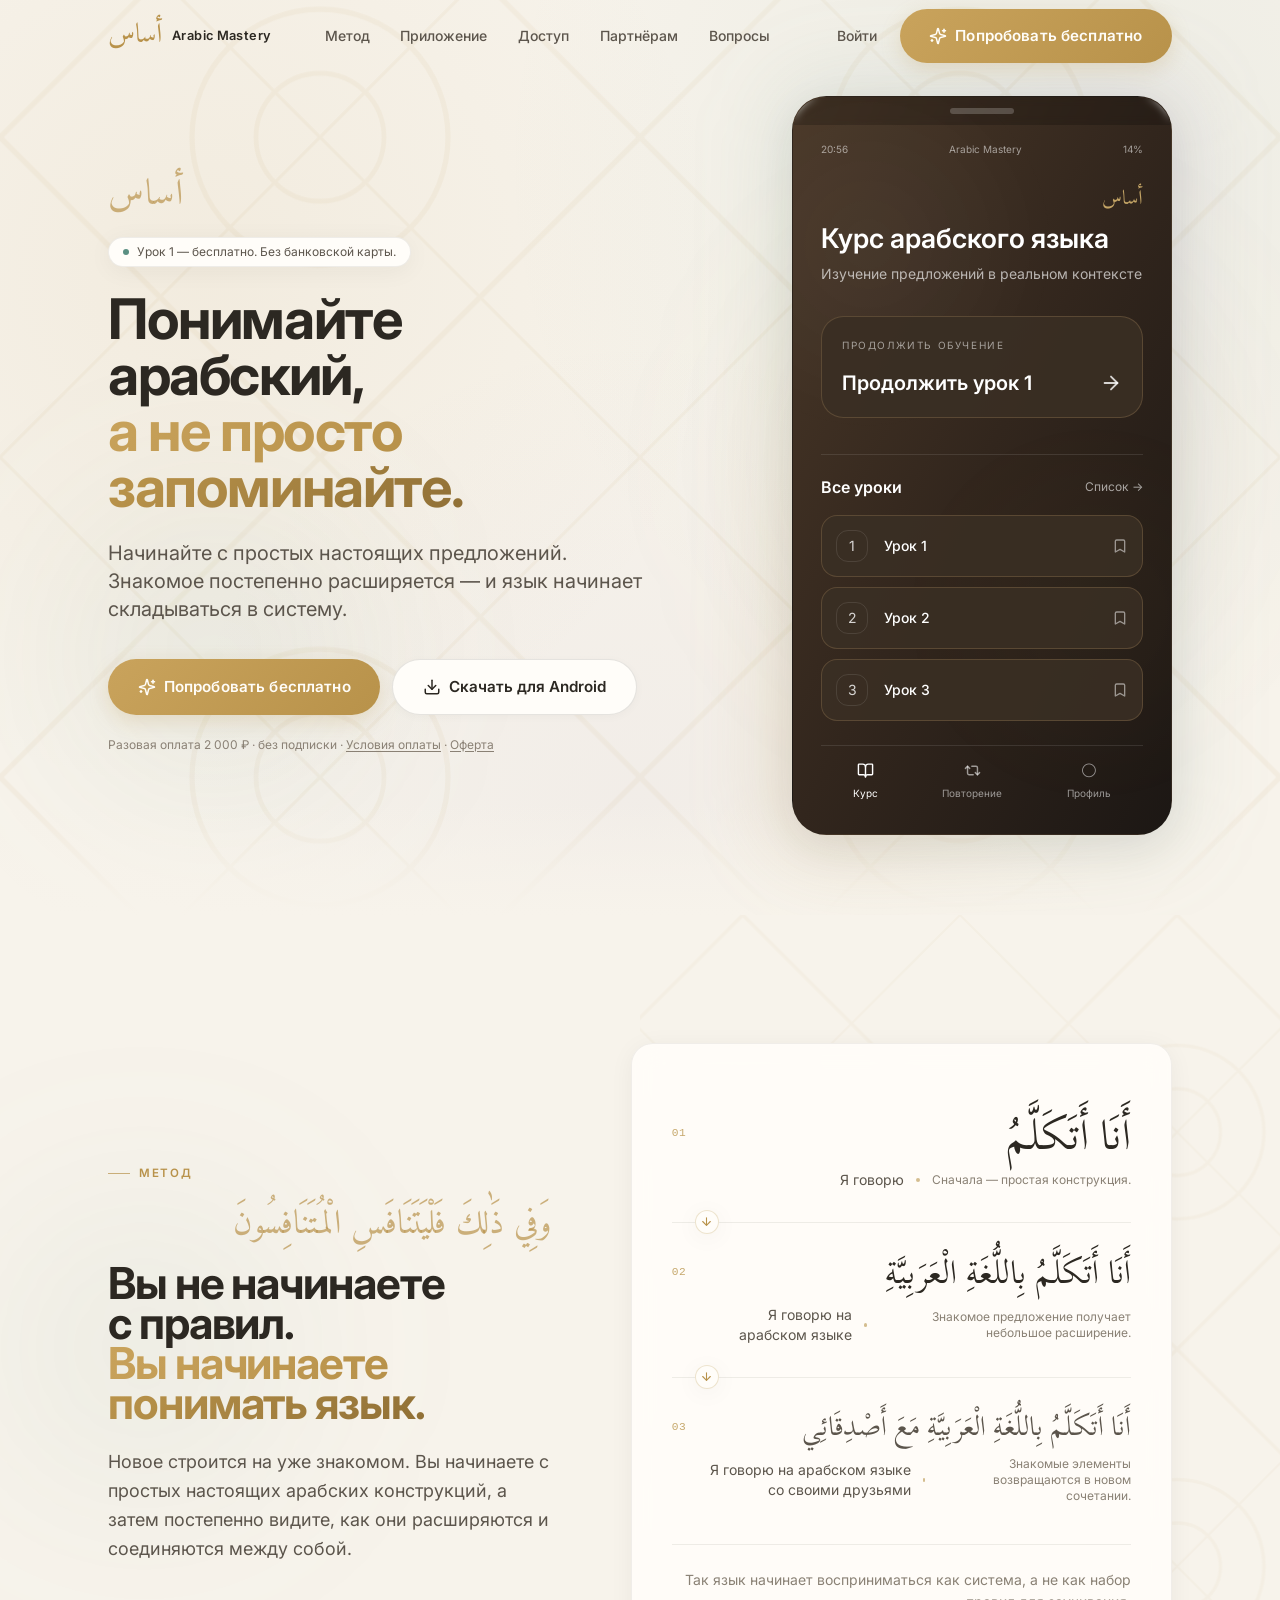
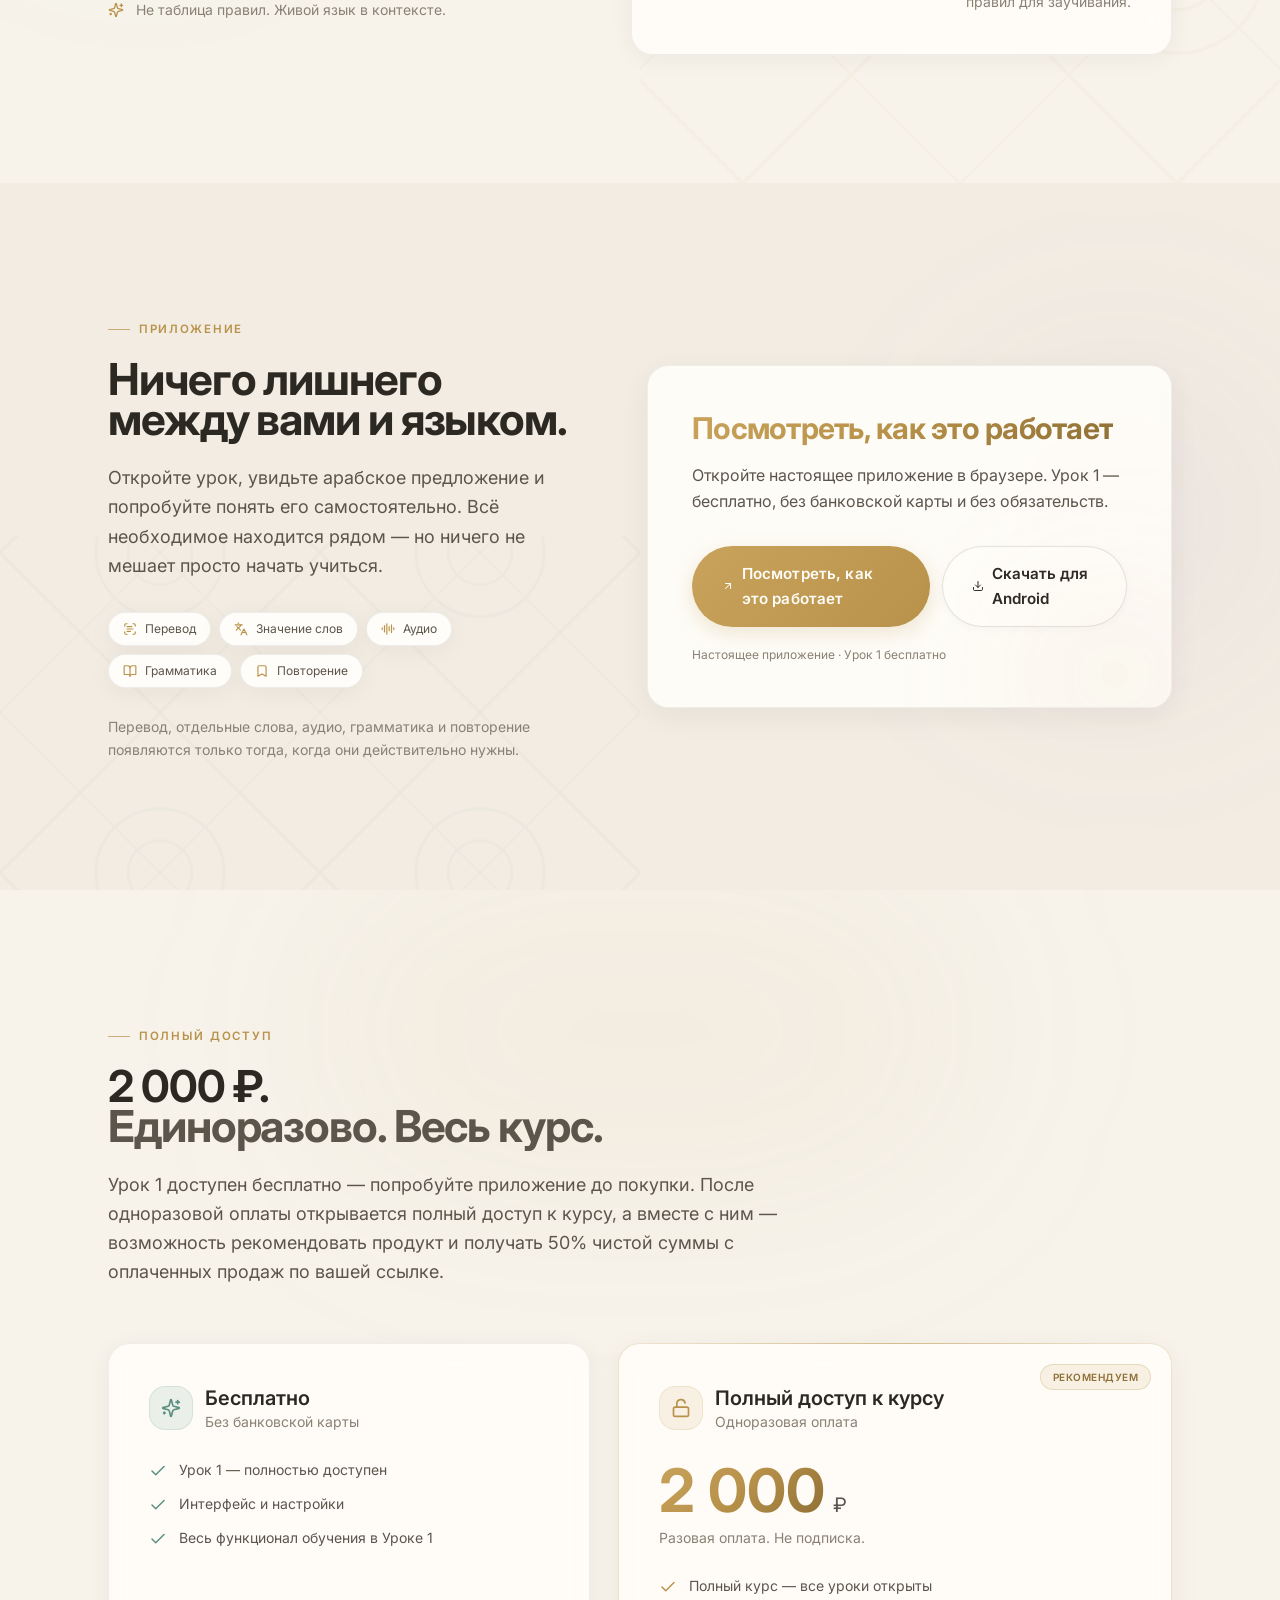
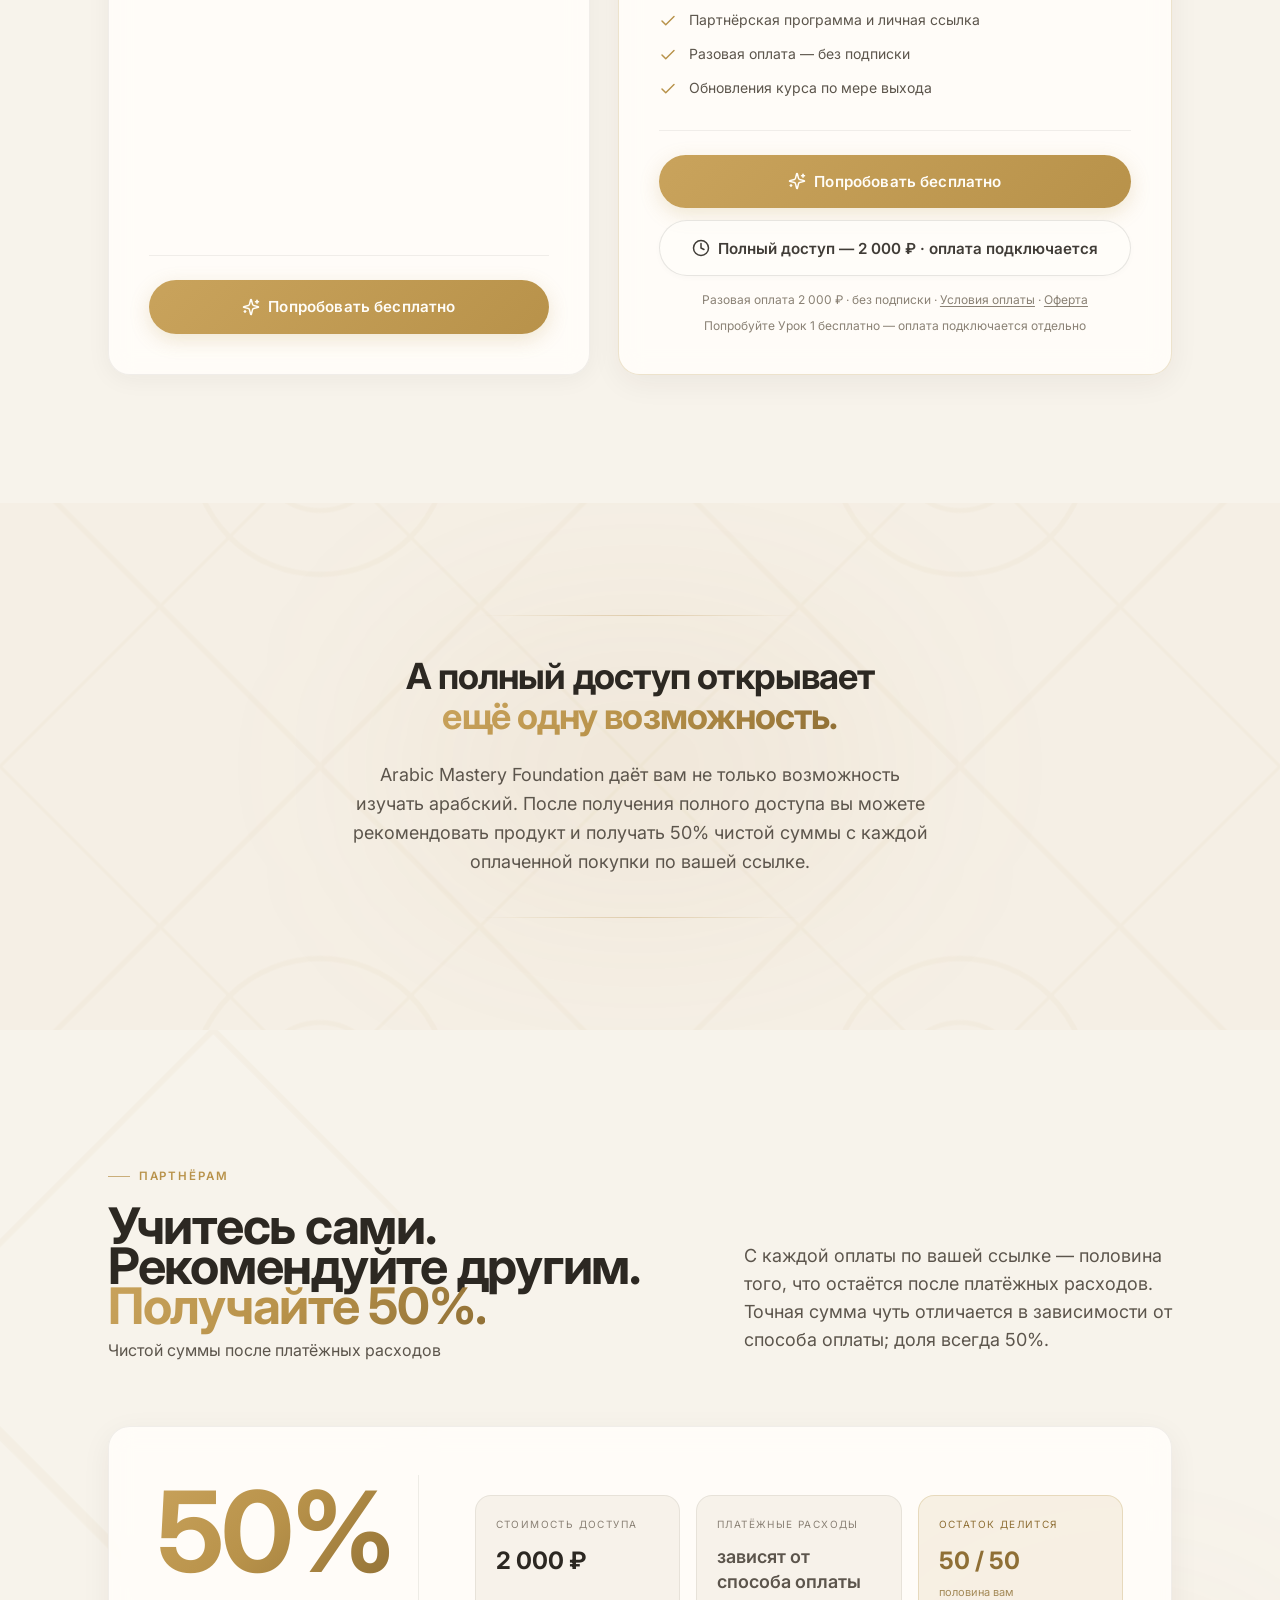
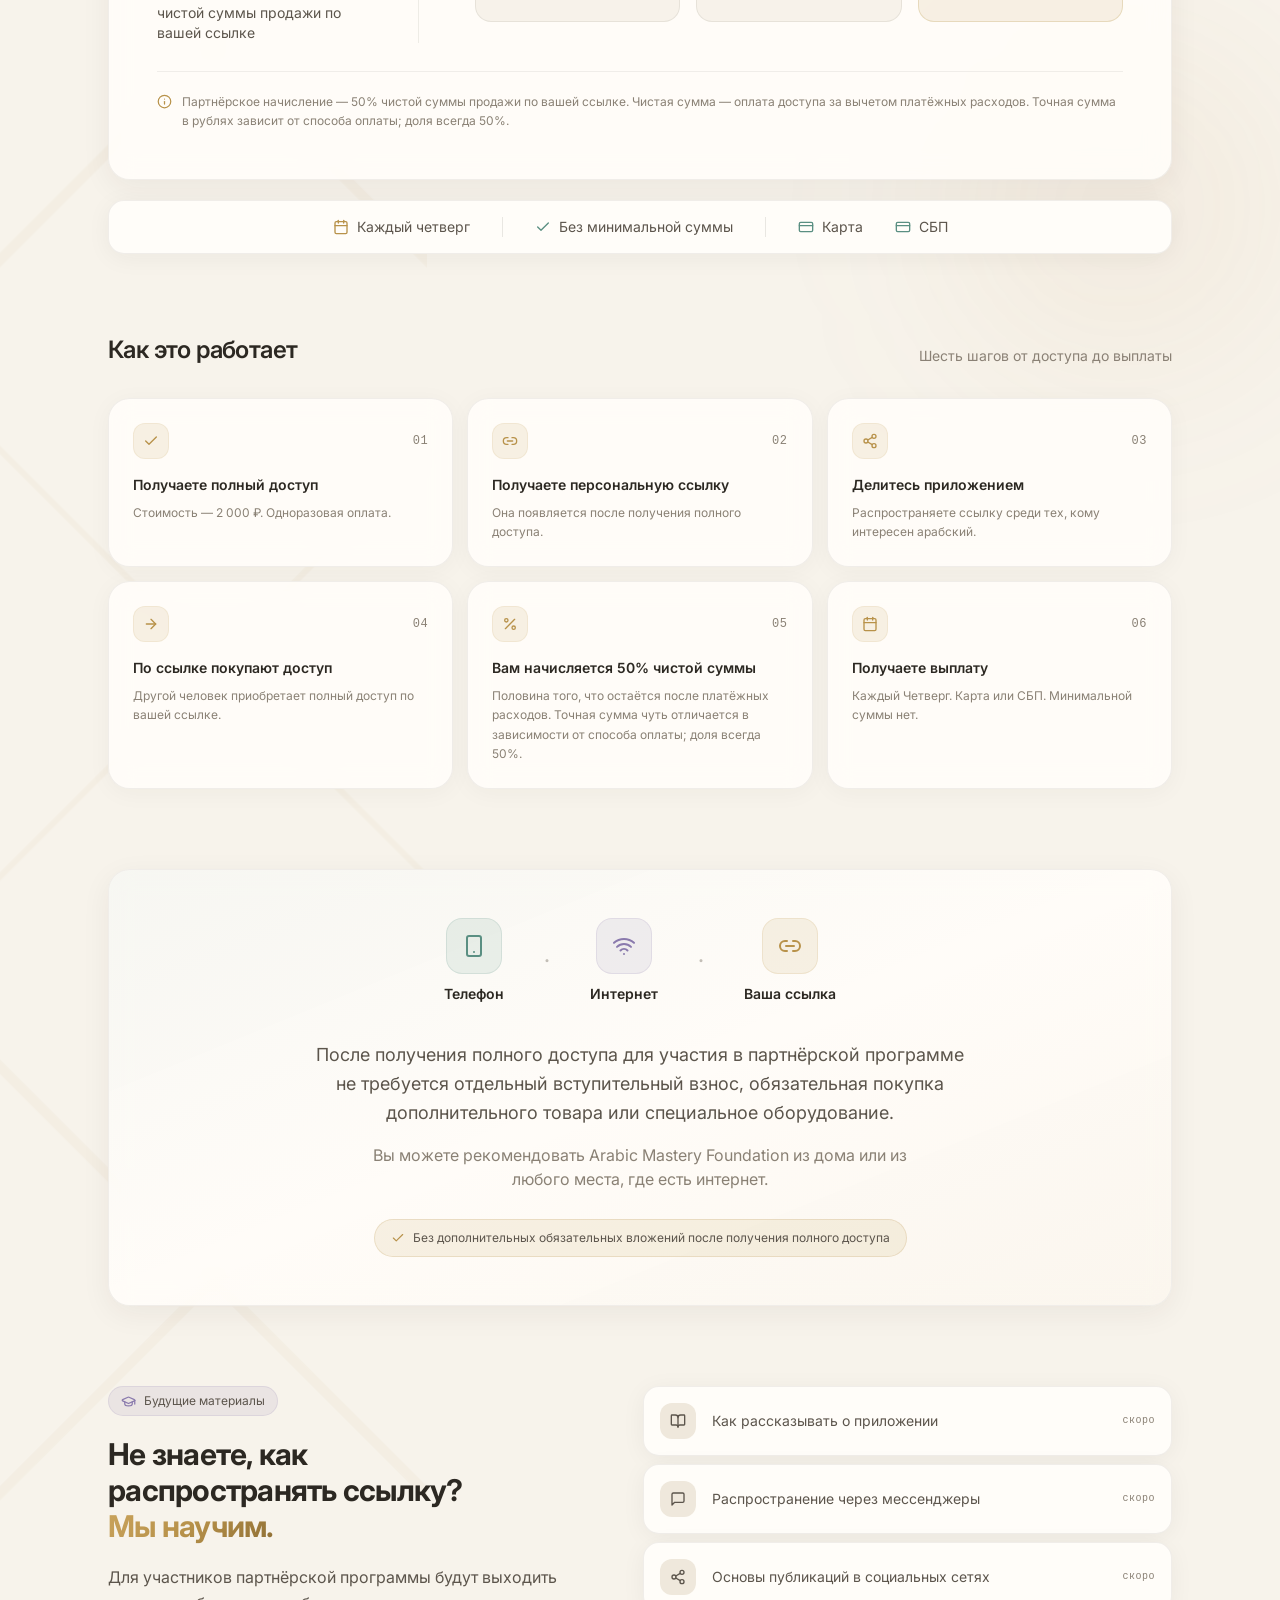
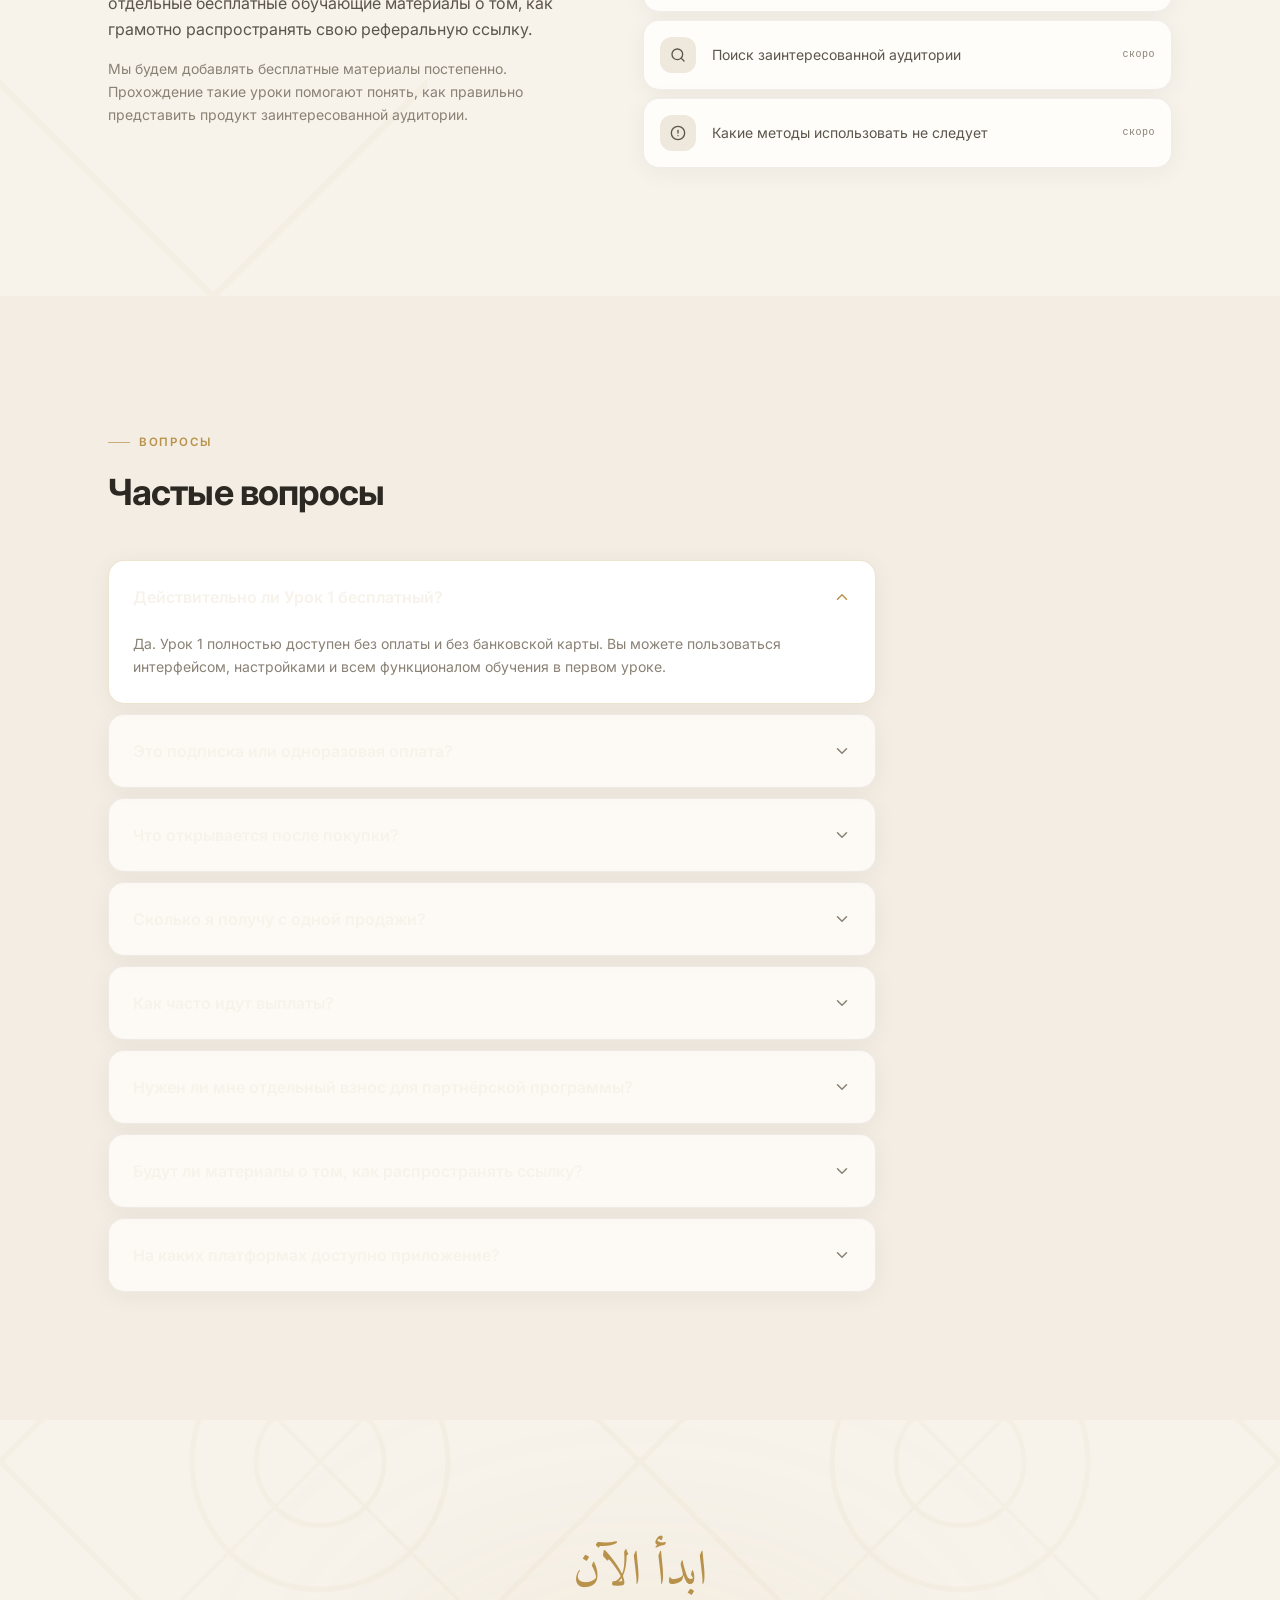
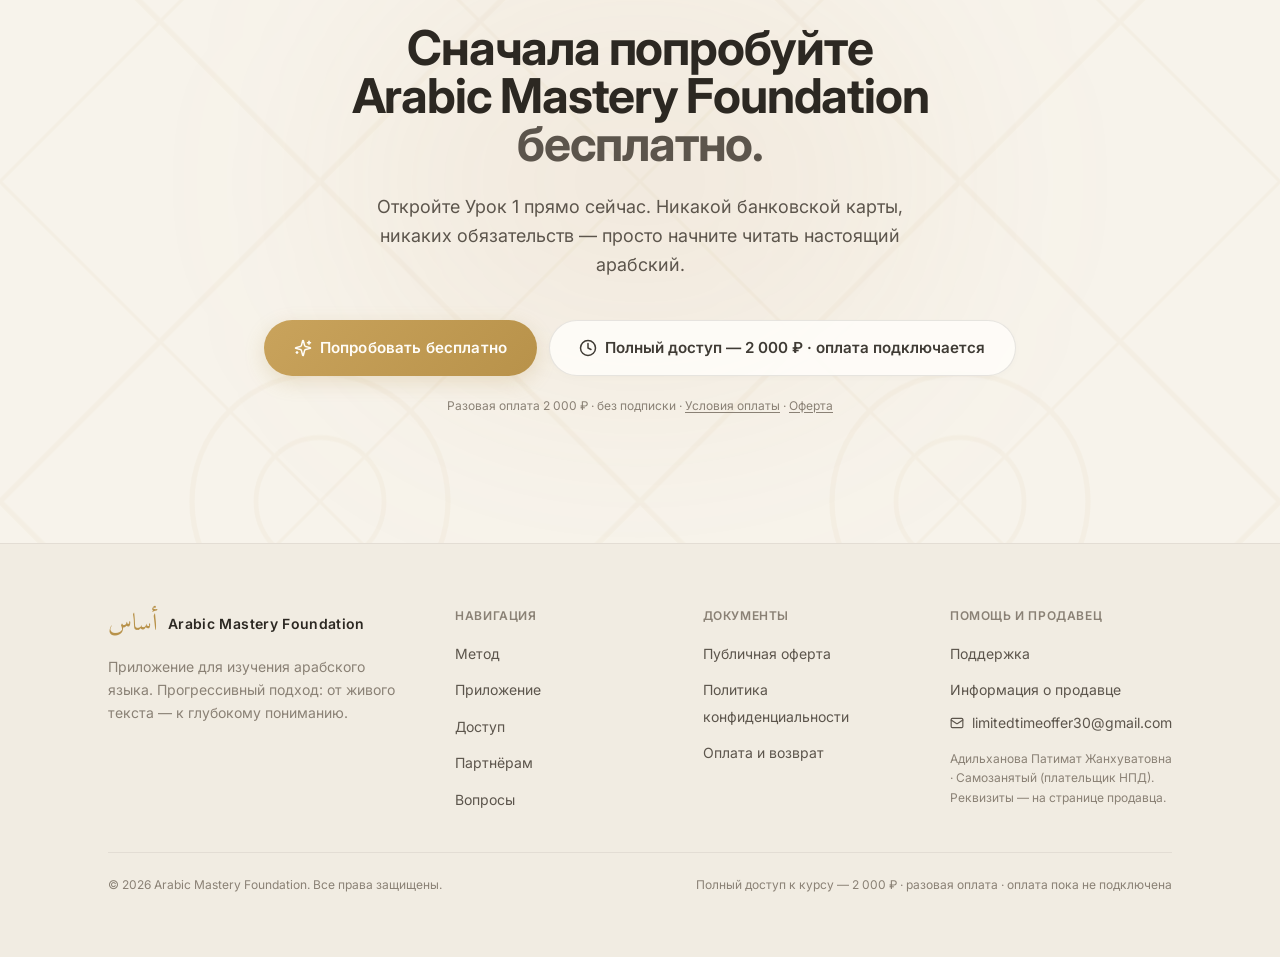
<file: index.html>
<!doctype html>
<html lang="ru">
  <head>
    <meta charset="UTF-8" />
    <link rel="icon" type="image/svg+xml" href="/favicon.svg" />
    <meta name="viewport" content="width=device-width, initial-scale=1.0" />
    <meta
      name="description"
      content="Arabic Mastery Foundation — изучайте арабский через настоящие предложения. Урок 1 бесплатно без карты. Полный доступ — 2000 ₽, разовая оплата."
    />
    <meta name="theme-color" content="#f7f3eb" />
    <title>Arabic Mastery Foundation — Изучайте арабский язык</title>
    <link rel="canonical" href="https://arabicmasteryapp.com/" />
    <meta property="og:site_name" content="Arabic Mastery Foundation" />
    <meta property="og:title" content="Arabic Mastery Foundation — понимайте арабский" />
    <meta property="og:description" content="Урок 1 — бесплатно. Полный доступ — 2000 ₽, разовая оплата. Партнёрская программа 50%." />
    <meta property="og:type" content="website" />
    <meta property="og:locale" content="ru_RU" />
    <meta property="og:url" content="https://arabicmasteryapp.com/" />
    <meta property="og:image" content="https://arabicmasteryapp.com/og-image.png" />
    <meta property="og:image:alt" content="Arabic Mastery Foundation — أساس" />
    <meta property="og:image:width" content="1200" />
    <meta property="og:image:height" content="630" />
    <meta property="og:image:type" content="image/png" />
    <meta name="twitter:card" content="summary_large_image" />
    <meta name="twitter:title" content="Arabic Mastery Foundation — понимайте арабский" />
    <meta name="twitter:description" content="Урок 1 — бесплатно. Полный доступ — 2000 ₽, разовая оплата. Партнёрская программа 50%." />
    <meta name="twitter:image" content="https://arabicmasteryapp.com/og-image.png" />
    <link rel="preconnect" href="https://fonts.googleapis.com" />
    <link rel="preconnect" href="https://fonts.gstatic.com" crossorigin />
    <link href="https://fonts.googleapis.com/css2?family=Inter:wght@300;400;500;600;700&family=Amiri:wght@400;700&family=Scheherazade+New:wght@400;500;700&display=swap" rel="stylesheet" />
    <script type="module" crossorigin src="/assets/index-EPcSfRAW.js"></script>
    <link rel="stylesheet" crossorigin href="/assets/index-3c7gn5OR.css">
  </head>
  <body>
    <div id="root"></div>
  </body>
</html>
</file>
<file: assets/index-3c7gn5OR.css>
*,:before,:after{--tw-border-spacing-x: 0;--tw-border-spacing-y: 0;--tw-translate-x: 0;--tw-translate-y: 0;--tw-rotate: 0;--tw-skew-x: 0;--tw-skew-y: 0;--tw-scale-x: 1;--tw-scale-y: 1;--tw-pan-x: ;--tw-pan-y: ;--tw-pinch-zoom: ;--tw-scroll-snap-strictness: proximity;--tw-gradient-from-position: ;--tw-gradient-via-position: ;--tw-gradient-to-position: ;--tw-ordinal: ;--tw-slashed-zero: ;--tw-numeric-figure: ;--tw-numeric-spacing: ;--tw-numeric-fraction: ;--tw-ring-inset: ;--tw-ring-offset-width: 0px;--tw-ring-offset-color: #fff;--tw-ring-color: rgb(59 130 246 / .5);--tw-ring-offset-shadow: 0 0 #0000;--tw-ring-shadow: 0 0 #0000;--tw-shadow: 0 0 #0000;--tw-shadow-colored: 0 0 #0000;--tw-blur: ;--tw-brightness: ;--tw-contrast: ;--tw-grayscale: ;--tw-hue-rotate: ;--tw-invert: ;--tw-saturate: ;--tw-sepia: ;--tw-drop-shadow: ;--tw-backdrop-blur: ;--tw-backdrop-brightness: ;--tw-backdrop-contrast: ;--tw-backdrop-grayscale: ;--tw-backdrop-hue-rotate: ;--tw-backdrop-invert: ;--tw-backdrop-opacity: ;--tw-backdrop-saturate: ;--tw-backdrop-sepia: ;--tw-contain-size: ;--tw-contain-layout: ;--tw-contain-paint: ;--tw-contain-style: }::backdrop{--tw-border-spacing-x: 0;--tw-border-spacing-y: 0;--tw-translate-x: 0;--tw-translate-y: 0;--tw-rotate: 0;--tw-skew-x: 0;--tw-skew-y: 0;--tw-scale-x: 1;--tw-scale-y: 1;--tw-pan-x: ;--tw-pan-y: ;--tw-pinch-zoom: ;--tw-scroll-snap-strictness: proximity;--tw-gradient-from-position: ;--tw-gradient-via-position: ;--tw-gradient-to-position: ;--tw-ordinal: ;--tw-slashed-zero: ;--tw-numeric-figure: ;--tw-numeric-spacing: ;--tw-numeric-fraction: ;--tw-ring-inset: ;--tw-ring-offset-width: 0px;--tw-ring-offset-color: #fff;--tw-ring-color: rgb(59 130 246 / .5);--tw-ring-offset-shadow: 0 0 #0000;--tw-ring-shadow: 0 0 #0000;--tw-shadow: 0 0 #0000;--tw-shadow-colored: 0 0 #0000;--tw-blur: ;--tw-brightness: ;--tw-contrast: ;--tw-grayscale: ;--tw-hue-rotate: ;--tw-invert: ;--tw-saturate: ;--tw-sepia: ;--tw-drop-shadow: ;--tw-backdrop-blur: ;--tw-backdrop-brightness: ;--tw-backdrop-contrast: ;--tw-backdrop-grayscale: ;--tw-backdrop-hue-rotate: ;--tw-backdrop-invert: ;--tw-backdrop-opacity: ;--tw-backdrop-saturate: ;--tw-backdrop-sepia: ;--tw-contain-size: ;--tw-contain-layout: ;--tw-contain-paint: ;--tw-contain-style: }*,:before,:after{box-sizing:border-box;border-width:0;border-style:solid;border-color:#e5e7eb}:before,:after{--tw-content: ""}html,:host{line-height:1.5;-webkit-text-size-adjust:100%;-moz-tab-size:4;-o-tab-size:4;tab-size:4;font-family:Inter,system-ui,sans-serif;font-feature-settings:normal;font-variation-settings:normal;-webkit-tap-highlight-color:transparent}body{margin:0;line-height:inherit}hr{height:0;color:inherit;border-top-width:1px}abbr:where([title]){-webkit-text-decoration:underline dotted;text-decoration:underline dotted}h1,h2,h3,h4,h5,h6{font-size:inherit;font-weight:inherit}a{color:inherit;text-decoration:inherit}b,strong{font-weight:bolder}code,kbd,samp,pre{font-family:ui-monospace,SFMono-Regular,Menlo,Monaco,Consolas,Liberation Mono,Courier New,monospace;font-feature-settings:normal;font-variation-settings:normal;font-size:1em}small{font-size:80%}sub,sup{font-size:75%;line-height:0;position:relative;vertical-align:baseline}sub{bottom:-.25em}sup{top:-.5em}table{text-indent:0;border-color:inherit;border-collapse:collapse}button,input,optgroup,select,textarea{font-family:inherit;font-feature-settings:inherit;font-variation-settings:inherit;font-size:100%;font-weight:inherit;line-height:inherit;letter-spacing:inherit;color:inherit;margin:0;padding:0}button,select{text-transform:none}button,input:where([type=button]),input:where([type=reset]),input:where([type=submit]){-webkit-appearance:button;background-color:transparent;background-image:none}:-moz-focusring{outline:auto}:-moz-ui-invalid{box-shadow:none}progress{vertical-align:baseline}::-webkit-inner-spin-button,::-webkit-outer-spin-button{height:auto}[type=search]{-webkit-appearance:textfield;outline-offset:-2px}::-webkit-search-decoration{-webkit-appearance:none}::-webkit-file-upload-button{-webkit-appearance:button;font:inherit}summary{display:list-item}blockquote,dl,dd,h1,h2,h3,h4,h5,h6,hr,figure,p,pre{margin:0}fieldset{margin:0;padding:0}legend{padding:0}ol,ul,menu{list-style:none;margin:0;padding:0}dialog{padding:0}textarea{resize:vertical}input::-moz-placeholder,textarea::-moz-placeholder{opacity:1;color:#9ca3af}input::placeholder,textarea::placeholder{opacity:1;color:#9ca3af}button,[role=button]{cursor:pointer}:disabled{cursor:default}img,svg,video,canvas,audio,iframe,embed,object{display:block;vertical-align:middle}img,video{max-width:100%;height:auto}[hidden]:where(:not([hidden=until-found])){display:none}:root{--bg-base: #f7f3eb;--bg-elevated: #fffdf9;--bg-card: #ffffff;--bg-muted: #efe8dc;--border-subtle: rgba(44, 40, 34, .07);--border-default: rgba(44, 40, 34, .12);--text-primary: #2c2822;--text-secondary: #5c554c;--text-tertiary: #8a8175;--accent-gold: #b8924a;--accent-gold-soft: rgba(184, 146, 74, .12);--accent-teal: #5a8f82;--accent-teal-soft: rgba(90, 143, 130, .12);--accent-violet: #8a7aad;--accent-violet-soft: rgba(138, 122, 173, .12)}*{margin:0;padding:0;box-sizing:border-box}html{scroll-behavior:smooth;scroll-padding-top:5.5rem;-webkit-font-smoothing:antialiased;-moz-osx-font-smoothing:grayscale}body{background-color:var(--bg-base);color:var(--text-primary);font-family:Inter,system-ui,-apple-system,sans-serif;font-weight:400;line-height:1.65;overflow-x:hidden}.font-arabic{font-family:Scheherazade New,Amiri,serif;direction:rtl;unicode-bidi:embed}.font-arabic-display{font-family:Amiri,serif;direction:rtl;unicode-bidi:embed}::-moz-selection{background:#b8924a38;color:#2c2822}::selection{background:#b8924a38;color:#2c2822}::-webkit-scrollbar{width:8px}::-webkit-scrollbar-track{background:var(--bg-base)}::-webkit-scrollbar-thumb{background:#2c28221f;border-radius:4px}::-webkit-scrollbar-thumb:hover{background:#2c282233}.container-wide{width:100%;max-width:1120px;margin:0 auto;padding-left:1.25rem;padding-right:1.25rem}@media (min-width: 640px){.container-wide{padding-left:1.75rem;padding-right:1.75rem}}.text-gradient-gold{background:linear-gradient(135deg,#c9a35c,#b8924a 48%,#8f6f35);-webkit-background-clip:text;background-clip:text;-webkit-text-fill-color:transparent;color:transparent}.glass-card{background:#fffdf9eb;backdrop-filter:blur(12px);-webkit-backdrop-filter:blur(12px);border:1px solid var(--border-subtle);border-radius:1.35rem;box-shadow:0 4px 24px #2c28220a}.glass-card-hover{transition:border-color .35s ease,transform .35s ease,box-shadow .35s ease}.glass-card-hover:hover{border-color:#b8924a47;transform:translateY(-2px);box-shadow:0 14px 40px #2c282212}.btn-primary{display:inline-flex;align-items:center;justify-content:center;gap:.5rem;padding:.9rem 1.85rem;border-radius:999px;font-weight:600;font-size:.95rem;letter-spacing:.01em;background:linear-gradient(135deg,#c9a35c,#b8924a);color:#fffdf8;transition:all .3s ease;cursor:pointer;border:none;text-decoration:none;box-shadow:0 6px 20px #b8924a38}.btn-primary:hover{background:linear-gradient(135deg,#d4b06a,#c9a35c);transform:translateY(-1px);box-shadow:0 10px 28px #b8924a47}.btn-secondary{display:inline-flex;align-items:center;justify-content:center;gap:.5rem;padding:.9rem 1.85rem;border-radius:999px;font-weight:600;font-size:.95rem;background:#fffdf9;color:var(--text-primary);border:1px solid var(--border-default);transition:all .3s ease;cursor:pointer;text-decoration:none;box-shadow:0 2px 10px #2c282208}.btn-secondary:hover{background:#fff;border-color:#b8924a59}.btn-ghost{display:inline-flex;align-items:center;justify-content:center;gap:.375rem;padding:.5rem .9rem;border-radius:.65rem;font-weight:500;font-size:.875rem;color:var(--text-secondary);background:transparent;border:none;transition:color .25s ease,background .25s ease;cursor:pointer;text-decoration:none}.btn-ghost:hover{color:var(--text-primary);background:#2c28220a}.section-label{display:inline-flex;align-items:center;gap:.55rem;font-size:.72rem;font-weight:600;text-transform:uppercase;letter-spacing:.16em;color:var(--accent-gold)}.section-label:before{content:"";width:22px;height:1px;background:var(--accent-gold);opacity:.7}.editorial-rule{height:1px;background:linear-gradient(90deg,transparent,rgba(184,146,74,.35),transparent)}.pointer-events-none{pointer-events:none}.fixed{position:fixed}.absolute{position:absolute}.relative{position:relative}.sticky{position:sticky}.-inset-5{top:-1.25rem;right:-1.25rem;bottom:-1.25rem;left:-1.25rem}.inset-0{top:0;right:0;bottom:0;left:0}.inset-x-0{left:0;right:0}.-bottom-16{bottom:-4rem}.-bottom-3{bottom:-.75rem}.-right-10{right:-2.5rem}.-top-px{top:-1px}.bottom-0{bottom:0}.bottom-\[12\%\]{bottom:12%}.left-0{left:0}.left-1\/2{left:50%}.left-10{left:2.5rem}.left-8{left:2rem}.left-\[1\.45rem\]{left:1.45rem}.left-\[5\%\]{left:5%}.right-0{right:0}.right-10{right:2.5rem}.right-5{right:1.25rem}.right-8{right:2rem}.right-\[8\%\]{right:8%}.top-0{top:0}.top-1\/2{top:50%}.top-1\/3{top:33.333333%}.top-1\/4{top:25%}.top-5{top:1.25rem}.top-\[30\%\]{top:30%}.-z-10{z-index:-10}.z-10{z-index:10}.z-40{z-index:40}.z-50{z-index:50}.mx-auto{margin-left:auto;margin-right:auto}.mb-1{margin-bottom:.25rem}.mb-10{margin-bottom:2.5rem}.mb-2{margin-bottom:.5rem}.mb-3{margin-bottom:.75rem}.mb-4{margin-bottom:1rem}.mb-5{margin-bottom:1.25rem}.mb-6{margin-bottom:1.5rem}.mb-7{margin-bottom:1.75rem}.mb-8{margin-bottom:2rem}.mb-9{margin-bottom:2.25rem}.ml-auto{margin-left:auto}.mt-0\.5{margin-top:.125rem}.mt-1\.5{margin-top:.375rem}.mt-10{margin-top:2.5rem}.mt-12{margin-top:3rem}.mt-14{margin-top:3.5rem}.mt-16{margin-top:4rem}.mt-2{margin-top:.5rem}.mt-3{margin-top:.75rem}.mt-3\.5{margin-top:.875rem}.mt-4{margin-top:1rem}.mt-5{margin-top:1.25rem}.mt-6{margin-top:1.5rem}.mt-7{margin-top:1.75rem}.mt-8{margin-top:2rem}.mt-9{margin-top:2.25rem}.flex{display:flex}.inline-flex{display:inline-flex}.grid{display:grid}.hidden{display:none}.h-1{height:.25rem}.h-1\.5{height:.375rem}.h-1\/2{height:50%}.h-11{height:2.75rem}.h-14{height:3.5rem}.h-16{height:4rem}.h-28{height:7rem}.h-48{height:12rem}.h-5{height:1.25rem}.h-6{height:1.5rem}.h-7{height:1.75rem}.h-72{height:18rem}.h-8{height:2rem}.h-80{height:20rem}.h-9{height:2.25rem}.h-\[280px\]{height:280px}.h-\[300px\]{height:300px}.h-\[380px\]{height:380px}.h-\[420px\]{height:420px}.h-full{height:100%}.h-px{height:1px}.min-h-\[100svh\]{min-height:100svh}.min-h-screen{min-height:100vh}.w-1{width:.25rem}.w-1\.5{width:.375rem}.w-1\/2{width:50%}.w-1\/3{width:33.333333%}.w-11{width:2.75rem}.w-14{width:3.5rem}.w-16{width:4rem}.w-48{width:12rem}.w-6{width:1.5rem}.w-72{width:18rem}.w-8{width:2rem}.w-80{width:20rem}.w-9{width:2.25rem}.w-\[300px\]{width:300px}.w-\[380px\]{width:380px}.w-\[480px\]{width:480px}.w-\[560px\]{width:560px}.w-\[640px\]{width:640px}.w-full{width:100%}.w-px{width:1px}.min-w-0{min-width:0px}.max-w-2xl{max-width:42rem}.max-w-3xl{max-width:48rem}.max-w-\[14rem\]{max-width:14rem}.max-w-\[380px\]{max-width:380px}.max-w-lg{max-width:32rem}.max-w-md{max-width:28rem}.max-w-xl{max-width:36rem}.max-w-xs{max-width:20rem}.flex-1{flex:1 1 0%}.shrink-0{flex-shrink:0}.-translate-x-1\/2{--tw-translate-x: -50%;transform:translate(var(--tw-translate-x),var(--tw-translate-y)) rotate(var(--tw-rotate)) skew(var(--tw-skew-x)) skewY(var(--tw-skew-y)) scaleX(var(--tw-scale-x)) scaleY(var(--tw-scale-y))}.-translate-y-1\/2{--tw-translate-y: -50%;transform:translate(var(--tw-translate-x),var(--tw-translate-y)) rotate(var(--tw-rotate)) skew(var(--tw-skew-x)) skewY(var(--tw-skew-y)) scaleX(var(--tw-scale-x)) scaleY(var(--tw-scale-y))}.rotate-180{--tw-rotate: 180deg;transform:translate(var(--tw-translate-x),var(--tw-translate-y)) rotate(var(--tw-rotate)) skew(var(--tw-skew-x)) skewY(var(--tw-skew-y)) scaleX(var(--tw-scale-x)) scaleY(var(--tw-scale-y))}@keyframes fadeIn{0%{opacity:0}to{opacity:1}}.animate-fade-in{animation:fadeIn .7s ease forwards}@keyframes shimmer{0%,to{opacity:.45}50%{opacity:.9}}.animate-shimmer{animation:shimmer 3s ease-in-out infinite}.list-disc{list-style-type:disc}.flex-col{flex-direction:column}.flex-wrap{flex-wrap:wrap}.items-start{align-items:flex-start}.items-end{align-items:flex-end}.items-center{align-items:center}.items-baseline{align-items:baseline}.items-stretch{align-items:stretch}.justify-center{justify-content:center}.justify-between{justify-content:space-between}.justify-around{justify-content:space-around}.gap-0\.5{gap:.125rem}.gap-1\.5{gap:.375rem}.gap-10{gap:2.5rem}.gap-14{gap:3.5rem}.gap-2{gap:.5rem}.gap-2\.5{gap:.625rem}.gap-3{gap:.75rem}.gap-3\.5{gap:.875rem}.gap-4{gap:1rem}.gap-5{gap:1.25rem}.gap-8{gap:2rem}.gap-9{gap:2.25rem}.gap-x-5{-moz-column-gap:1.25rem;column-gap:1.25rem}.gap-y-2{row-gap:.5rem}.gap-y-3{row-gap:.75rem}.space-y-1\.5>:not([hidden])~:not([hidden]){--tw-space-y-reverse: 0;margin-top:calc(.375rem * calc(1 - var(--tw-space-y-reverse)));margin-bottom:calc(.375rem * var(--tw-space-y-reverse))}.space-y-2>:not([hidden])~:not([hidden]){--tw-space-y-reverse: 0;margin-top:calc(.5rem * calc(1 - var(--tw-space-y-reverse)));margin-bottom:calc(.5rem * var(--tw-space-y-reverse))}.space-y-2\.5>:not([hidden])~:not([hidden]){--tw-space-y-reverse: 0;margin-top:calc(.625rem * calc(1 - var(--tw-space-y-reverse)));margin-bottom:calc(.625rem * var(--tw-space-y-reverse))}.space-y-3>:not([hidden])~:not([hidden]){--tw-space-y-reverse: 0;margin-top:calc(.75rem * calc(1 - var(--tw-space-y-reverse)));margin-bottom:calc(.75rem * var(--tw-space-y-reverse))}.space-y-3\.5>:not([hidden])~:not([hidden]){--tw-space-y-reverse: 0;margin-top:calc(.875rem * calc(1 - var(--tw-space-y-reverse)));margin-bottom:calc(.875rem * var(--tw-space-y-reverse))}.space-y-5>:not([hidden])~:not([hidden]){--tw-space-y-reverse: 0;margin-top:calc(1.25rem * calc(1 - var(--tw-space-y-reverse)));margin-bottom:calc(1.25rem * var(--tw-space-y-reverse))}.space-y-7>:not([hidden])~:not([hidden]){--tw-space-y-reverse: 0;margin-top:calc(1.75rem * calc(1 - var(--tw-space-y-reverse)));margin-bottom:calc(1.75rem * var(--tw-space-y-reverse))}.overflow-hidden{overflow:hidden}.whitespace-pre-wrap{white-space:pre-wrap}.rounded-2xl{border-radius:1rem}.rounded-\[1\.4rem\]{border-radius:1.4rem}.rounded-\[2\.15rem\]{border-radius:2.15rem}.rounded-\[3\.2rem\]{border-radius:3.2rem}.rounded-full{border-radius:9999px}.rounded-xl{border-radius:.75rem}.border{border-width:1px}.border-b{border-bottom-width:1px}.border-t{border-top-width:1px}.border-\[\#a8885c\]\/30{border-color:#a8885c4d}.border-gold\/10{border-color:#b8924a1a}.border-gold\/15{border-color:#b8924a26}.border-gold\/20{border-color:#b8924a33}.border-gold\/25{border-color:#b8924a40}.border-ink-primary\/10{border-color:#2c28221a}.border-ink-primary\/\[0\.07\]{border-color:#2c282212}.border-ink-primary\/\[0\.08\]{border-color:#2c282214}.border-teal\/15{border-color:#5a8f8226}.border-transparent{border-color:transparent}.border-violet\/15{border-color:#8a7aad26}.border-white\/10{border-color:#ffffff1a}.border-white\/15{border-color:#ffffff26}.bg-\[\#1e4248\]\/85{background-color:#1e4248d9}.bg-\[\#3a2f24\]\/90{background-color:#3a2f24e6}.bg-base{--tw-bg-opacity: 1;background-color:rgb(247 243 235 / var(--tw-bg-opacity, 1))}.bg-base-card{--tw-bg-opacity: 1;background-color:rgb(255 255 255 / var(--tw-bg-opacity, 1))}.bg-base-elevated{--tw-bg-opacity: 1;background-color:rgb(255 253 249 / var(--tw-bg-opacity, 1))}.bg-base-elevated\/80{background-color:#fffdf9cc}.bg-base-elevated\/90{background-color:#fffdf9e6}.bg-base-elevated\/95{background-color:#fffdf9f2}.bg-base-muted{--tw-bg-opacity: 1;background-color:rgb(239 232 220 / var(--tw-bg-opacity, 1))}.bg-base-muted\/40{background-color:#efe8dc66}.bg-base-muted\/50{background-color:#efe8dc80}.bg-base-muted\/55{background-color:#efe8dc8c}.bg-base-muted\/60{background-color:#efe8dc99}.bg-black\/20{background-color:#0003}.bg-gold-soft{background-color:#b8924a1f}.bg-gold-soft\/60,.bg-gold\/60{background-color:#b8924a99}.bg-gold\/\[0\.07\]{background-color:#b8924a12}.bg-gold\/\[0\.08\]{background-color:#b8924a14}.bg-ink-primary\/10{background-color:#2c28221a}.bg-teal{--tw-bg-opacity: 1;background-color:rgb(90 143 130 / var(--tw-bg-opacity, 1))}.bg-teal-soft{background-color:#5a8f821f}.bg-teal\/40{background-color:#5a8f8266}.bg-teal\/\[0\.07\]{background-color:#5a8f8212}.bg-teal\/\[0\.08\]{background-color:#5a8f8214}.bg-transparent{background-color:transparent}.bg-violet-soft{background-color:#8a7aad1f}.bg-violet\/\[0\.06\]{background-color:#8a7aad0f}.bg-white\/20{background-color:#fff3}.bg-\[radial-gradient\(circle_at_20\%_20\%\,rgba\(255\,255\,255\,\.2\)\,transparent_30\%\)\,radial-gradient\(circle_at_80\%_70\%\,rgba\(212\,168\,87\,\.18\)\,transparent_34\%\)\]{background-image:radial-gradient(circle at 20% 20%,rgba(255,255,255,.2),transparent 30%),radial-gradient(circle at 80% 70%,rgba(212,168,87,.18),transparent 34%)}.bg-gradient-to-br{background-image:linear-gradient(to bottom right,var(--tw-gradient-stops))}.bg-gradient-to-r{background-image:linear-gradient(to right,var(--tw-gradient-stops))}.bg-gradient-to-t{background-image:linear-gradient(to top,var(--tw-gradient-stops))}.bg-gradient-to-tr{background-image:linear-gradient(to top right,var(--tw-gradient-stops))}.from-\[\#1a4a4e\]{--tw-gradient-from: #1a4a4e var(--tw-gradient-from-position);--tw-gradient-to: rgb(26 74 78 / 0) var(--tw-gradient-to-position);--tw-gradient-stops: var(--tw-gradient-from), var(--tw-gradient-to)}.from-\[\#1d4a4f\]{--tw-gradient-from: #1d4a4f var(--tw-gradient-from-position);--tw-gradient-to: rgb(29 74 79 / 0) var(--tw-gradient-to-position);--tw-gradient-stops: var(--tw-gradient-from), var(--tw-gradient-to)}.from-\[\#4a3828\]{--tw-gradient-from: #4a3828 var(--tw-gradient-from-position);--tw-gradient-to: rgb(74 56 40 / 0) var(--tw-gradient-to-position);--tw-gradient-stops: var(--tw-gradient-from), var(--tw-gradient-to)}.from-base{--tw-gradient-from: #f7f3eb var(--tw-gradient-from-position);--tw-gradient-to: rgb(247 243 235 / 0) var(--tw-gradient-to-position);--tw-gradient-stops: var(--tw-gradient-from), var(--tw-gradient-to)}.from-gold\/20{--tw-gradient-from: rgb(184 146 74 / .2) var(--tw-gradient-from-position);--tw-gradient-to: rgb(184 146 74 / 0) var(--tw-gradient-to-position);--tw-gradient-stops: var(--tw-gradient-from), var(--tw-gradient-to)}.from-teal\/\[0\.05\]{--tw-gradient-from: rgb(90 143 130 / .05) var(--tw-gradient-from-position);--tw-gradient-to: rgb(90 143 130 / 0) var(--tw-gradient-to-position);--tw-gradient-stops: var(--tw-gradient-from), var(--tw-gradient-to)}.from-transparent{--tw-gradient-from: transparent var(--tw-gradient-from-position);--tw-gradient-to: rgb(0 0 0 / 0) var(--tw-gradient-to-position);--tw-gradient-stops: var(--tw-gradient-from), var(--tw-gradient-to)}.via-\[\#1d3840\]{--tw-gradient-to: rgb(29 56 64 / 0) var(--tw-gradient-to-position);--tw-gradient-stops: var(--tw-gradient-from), #1d3840 var(--tw-gradient-via-position), var(--tw-gradient-to)}.via-\[\#2a3548\]{--tw-gradient-to: rgb(42 53 72 / 0) var(--tw-gradient-to-position);--tw-gradient-stops: var(--tw-gradient-from), #2a3548 var(--tw-gradient-via-position), var(--tw-gradient-to)}.via-\[\#32261d\]{--tw-gradient-to: rgb(50 38 29 / 0) var(--tw-gradient-to-position);--tw-gradient-stops: var(--tw-gradient-from), #32261d var(--tw-gradient-via-position), var(--tw-gradient-to)}.via-gold\/40{--tw-gradient-to: rgb(184 146 74 / 0) var(--tw-gradient-to-position);--tw-gradient-stops: var(--tw-gradient-from), rgb(184 146 74 / .4) var(--tw-gradient-via-position), var(--tw-gradient-to)}.via-gold\/45{--tw-gradient-to: rgb(184 146 74 / 0) var(--tw-gradient-to-position);--tw-gradient-stops: var(--tw-gradient-from), rgb(184 146 74 / .45) var(--tw-gradient-via-position), var(--tw-gradient-to)}.via-gold\/50{--tw-gradient-to: rgb(184 146 74 / 0) var(--tw-gradient-to-position);--tw-gradient-stops: var(--tw-gradient-from), rgb(184 146 74 / .5) var(--tw-gradient-via-position), var(--tw-gradient-to)}.via-teal\/10{--tw-gradient-to: rgb(90 143 130 / 0) var(--tw-gradient-to-position);--tw-gradient-stops: var(--tw-gradient-from), rgb(90 143 130 / .1) var(--tw-gradient-via-position), var(--tw-gradient-to)}.via-transparent{--tw-gradient-to: rgb(0 0 0 / 0) var(--tw-gradient-to-position);--tw-gradient-stops: var(--tw-gradient-from), transparent var(--tw-gradient-via-position), var(--tw-gradient-to)}.to-\[\#142228\]{--tw-gradient-to: #142228 var(--tw-gradient-to-position)}.to-\[\#1a1f2c\]{--tw-gradient-to: #1a1f2c var(--tw-gradient-to-position)}.to-\[\#1c1714\]{--tw-gradient-to: #1c1714 var(--tw-gradient-to-position)}.to-gold\/\[0\.06\]{--tw-gradient-to: rgb(184 146 74 / .06) var(--tw-gradient-to-position)}.to-transparent{--tw-gradient-to: transparent var(--tw-gradient-to-position)}.to-violet\/15{--tw-gradient-to: rgb(138 122 173 / .15) var(--tw-gradient-to-position)}.p-2{padding:.5rem}.p-3\.5{padding:.875rem}.p-4{padding:1rem}.p-5{padding:1.25rem}.p-6{padding:1.5rem}.p-7{padding:1.75rem}.p-8{padding:2rem}.px-2{padding-left:.5rem;padding-right:.5rem}.px-3{padding-left:.75rem;padding-right:.75rem}.px-3\.5{padding-left:.875rem;padding-right:.875rem}.px-4{padding-left:1rem;padding-right:1rem}.px-5{padding-left:1.25rem;padding-right:1.25rem}.px-6{padding-left:1.5rem;padding-right:1.5rem}.py-1{padding-top:.25rem;padding-bottom:.25rem}.py-1\.5{padding-top:.375rem;padding-bottom:.375rem}.py-10{padding-top:2.5rem;padding-bottom:2.5rem}.py-12{padding-top:3rem;padding-bottom:3rem}.py-14{padding-top:3.5rem;padding-bottom:3.5rem}.py-2{padding-top:.5rem;padding-bottom:.5rem}.py-2\.5{padding-top:.625rem;padding-bottom:.625rem}.py-20{padding-top:5rem;padding-bottom:5rem}.py-24{padding-top:6rem;padding-bottom:6rem}.py-3{padding-top:.75rem;padding-bottom:.75rem}.py-4{padding-top:1rem;padding-bottom:1rem}.py-7{padding-top:1.75rem;padding-bottom:1.75rem}.pb-20{padding-bottom:5rem}.pb-5{padding-bottom:1.25rem}.pb-6{padding-bottom:1.5rem}.pl-5{padding-left:1.25rem}.pt-2{padding-top:.5rem}.pt-24{padding-top:6rem}.pt-3{padding-top:.75rem}.pt-4{padding-top:1rem}.pt-5{padding-top:1.25rem}.pt-6{padding-top:1.5rem}.pt-9{padding-top:2.25rem}.text-left{text-align:left}.text-center{text-align:center}.text-right{text-align:right}.font-arabic{font-family:Scheherazade New,Amiri,serif}.font-arabic-display{font-family:Amiri,serif}.font-mono{font-family:ui-monospace,SFMono-Regular,Menlo,Monaco,Consolas,Liberation Mono,Courier New,monospace}.text-2xl{font-size:1.5rem;line-height:2rem}.text-3xl{font-size:1.875rem;line-height:2.25rem}.text-4xl{font-size:2.25rem;line-height:2.5rem}.text-5xl{font-size:3rem;line-height:1}.text-7xl{font-size:4.5rem;line-height:1}.text-\[0\.7rem\]{font-size:.7rem}.text-\[0\.8rem\]{font-size:.8rem}.text-\[1\.7rem\]{font-size:1.7rem}.text-\[10px\]{font-size:10px}.text-\[11px\]{font-size:11px}.text-\[15px\]{font-size:15px}.text-\[2\.35rem\]{font-size:2.35rem}.text-base{font-size:1rem;line-height:1.5rem}.text-lg{font-size:1.125rem;line-height:1.75rem}.text-sm{font-size:.875rem;line-height:1.25rem}.text-xl{font-size:1.25rem;line-height:1.75rem}.text-xs{font-size:.75rem;line-height:1rem}.font-bold{font-weight:700}.font-medium{font-weight:500}.font-semibold{font-weight:600}.uppercase{text-transform:uppercase}.leading-\[1\.06\]{line-height:1.06}.leading-\[1\.08\]{line-height:1.08}.leading-\[1\.14\]{line-height:1.14}.leading-\[1\.85\]{line-height:1.85}.leading-\[1\.95\]{line-height:1.95}.leading-none{line-height:1}.leading-relaxed{line-height:1.625}.leading-snug{line-height:1.375}.leading-tight{line-height:1.25}.tracking-\[0\.03em\]{letter-spacing:.03em}.tracking-\[0\.14em\]{letter-spacing:.14em}.tracking-\[0\.16em\]{letter-spacing:.16em}.tracking-tight{letter-spacing:-.025em}.tracking-wide{letter-spacing:.025em}.tracking-wider{letter-spacing:.05em}.text-\[\#e8c478\]\/80{color:#e8c478cc}.text-\[\#eaf8f7\]{--tw-text-opacity: 1;color:rgb(234 248 247 / var(--tw-text-opacity, 1))}.text-\[\#f2f4fa\]{--tw-text-opacity: 1;color:rgb(242 244 250 / var(--tw-text-opacity, 1))}.text-\[\#f5efe4\]{--tw-text-opacity: 1;color:rgb(245 239 228 / var(--tw-text-opacity, 1))}.text-base{--tw-text-opacity: 1;color:rgb(247 243 235 / var(--tw-text-opacity, 1))}.text-gold{--tw-text-opacity: 1;color:rgb(184 146 74 / var(--tw-text-opacity, 1))}.text-gold-dark{--tw-text-opacity: 1;color:rgb(143 111 53 / var(--tw-text-opacity, 1))}.text-gold-dark\/80{color:#8f6f35cc}.text-gold\/70{color:#b8924ab3}.text-gold\/80{color:#b8924acc}.text-ink-primary{--tw-text-opacity: 1;color:rgb(44 40 34 / var(--tw-text-opacity, 1))}.text-ink-secondary{--tw-text-opacity: 1;color:rgb(92 85 76 / var(--tw-text-opacity, 1))}.text-ink-tertiary{--tw-text-opacity: 1;color:rgb(138 129 117 / var(--tw-text-opacity, 1))}.text-ink-tertiary\/50{color:#8a817580}.text-teal{--tw-text-opacity: 1;color:rgb(90 143 130 / var(--tw-text-opacity, 1))}.text-violet{--tw-text-opacity: 1;color:rgb(138 122 173 / var(--tw-text-opacity, 1))}.text-white{--tw-text-opacity: 1;color:rgb(255 255 255 / var(--tw-text-opacity, 1))}.text-white\/50{color:#ffffff80}.text-white\/55{color:#ffffff8c}.text-white\/60{color:#fff9}.text-white\/65{color:#ffffffa6}.text-white\/75{color:#ffffffbf}.text-white\/80{color:#fffc}.underline{text-decoration-line:underline}.underline-offset-2{text-underline-offset:2px}.opacity-20{opacity:.2}.opacity-90{opacity:.9}.shadow-card{--tw-shadow: 0 4px 24px rgba(44, 40, 34, .05);--tw-shadow-colored: 0 4px 24px var(--tw-shadow-color);box-shadow:var(--tw-ring-offset-shadow, 0 0 #0000),var(--tw-ring-shadow, 0 0 #0000),var(--tw-shadow)}.shadow-lift{--tw-shadow: 0 12px 40px rgba(44, 40, 34, .08);--tw-shadow-colored: 0 12px 40px var(--tw-shadow-color);box-shadow:var(--tw-ring-offset-shadow, 0 0 #0000),var(--tw-ring-shadow, 0 0 #0000),var(--tw-shadow)}.shadow-soft{--tw-shadow: 0 8px 30px rgba(44, 40, 34, .06);--tw-shadow-colored: 0 8px 30px var(--tw-shadow-color);box-shadow:var(--tw-ring-offset-shadow, 0 0 #0000),var(--tw-ring-shadow, 0 0 #0000),var(--tw-shadow)}.blur-2xl{--tw-blur: blur(40px);filter:var(--tw-blur) var(--tw-brightness) var(--tw-contrast) var(--tw-grayscale) var(--tw-hue-rotate) var(--tw-invert) var(--tw-saturate) var(--tw-sepia) var(--tw-drop-shadow)}.blur-\[100px\]{--tw-blur: blur(100px);filter:var(--tw-blur) var(--tw-brightness) var(--tw-contrast) var(--tw-grayscale) var(--tw-hue-rotate) var(--tw-invert) var(--tw-saturate) var(--tw-sepia) var(--tw-drop-shadow)}.blur-\[110px\]{--tw-blur: blur(110px);filter:var(--tw-blur) var(--tw-brightness) var(--tw-contrast) var(--tw-grayscale) var(--tw-hue-rotate) var(--tw-invert) var(--tw-saturate) var(--tw-sepia) var(--tw-drop-shadow)}.blur-\[70px\]{--tw-blur: blur(70px);filter:var(--tw-blur) var(--tw-brightness) var(--tw-contrast) var(--tw-grayscale) var(--tw-hue-rotate) var(--tw-invert) var(--tw-saturate) var(--tw-sepia) var(--tw-drop-shadow)}.blur-\[90px\]{--tw-blur: blur(90px);filter:var(--tw-blur) var(--tw-brightness) var(--tw-contrast) var(--tw-grayscale) var(--tw-hue-rotate) var(--tw-invert) var(--tw-saturate) var(--tw-sepia) var(--tw-drop-shadow)}.backdrop-blur-sm{--tw-backdrop-blur: blur(4px);-webkit-backdrop-filter:var(--tw-backdrop-blur) var(--tw-backdrop-brightness) var(--tw-backdrop-contrast) var(--tw-backdrop-grayscale) var(--tw-backdrop-hue-rotate) var(--tw-backdrop-invert) var(--tw-backdrop-opacity) var(--tw-backdrop-saturate) var(--tw-backdrop-sepia);backdrop-filter:var(--tw-backdrop-blur) var(--tw-backdrop-brightness) var(--tw-backdrop-contrast) var(--tw-backdrop-grayscale) var(--tw-backdrop-hue-rotate) var(--tw-backdrop-invert) var(--tw-backdrop-opacity) var(--tw-backdrop-saturate) var(--tw-backdrop-sepia)}.backdrop-blur-xl{--tw-backdrop-blur: blur(24px);-webkit-backdrop-filter:var(--tw-backdrop-blur) var(--tw-backdrop-brightness) var(--tw-backdrop-contrast) var(--tw-backdrop-grayscale) var(--tw-backdrop-hue-rotate) var(--tw-backdrop-invert) var(--tw-backdrop-opacity) var(--tw-backdrop-saturate) var(--tw-backdrop-sepia);backdrop-filter:var(--tw-backdrop-blur) var(--tw-backdrop-brightness) var(--tw-backdrop-contrast) var(--tw-backdrop-grayscale) var(--tw-backdrop-hue-rotate) var(--tw-backdrop-invert) var(--tw-backdrop-opacity) var(--tw-backdrop-saturate) var(--tw-backdrop-sepia)}.transition-all{transition-property:all;transition-timing-function:cubic-bezier(.4,0,.2,1);transition-duration:.15s}.transition-colors{transition-property:color,background-color,border-color,text-decoration-color,fill,stroke;transition-timing-function:cubic-bezier(.4,0,.2,1);transition-duration:.15s}.transition-transform{transition-property:transform;transition-timing-function:cubic-bezier(.4,0,.2,1);transition-duration:.15s}.duration-300{transition-duration:.3s}.duration-500{transition-duration:.5s}.reveal{opacity:0;transform:translateY(16px);transition:opacity .65s ease,transform .65s ease}.reveal.is-visible{opacity:1;transform:translateY(0)}.reveal-delay-1{transition-delay:.1s}.reveal-delay-2{transition-delay:.2s}.reveal-delay-3{transition-delay:.3s}.reveal-delay-4{transition-delay:.4s}.pattern-bg{background-image:radial-gradient(circle at 16% 30%,rgba(184,146,74,.08) 0%,transparent 42%),radial-gradient(circle at 84% 18%,rgba(90,143,130,.07) 0%,transparent 44%),radial-gradient(circle at 50% 88%,rgba(138,122,173,.05) 0%,transparent 46%)}.text-balance{text-wrap:balance}.faq-panel{display:grid;grid-template-rows:0fr;transition:grid-template-rows .35s ease}.faq-panel.is-open{grid-template-rows:1fr}.faq-panel>div{overflow:hidden}@media (prefers-reduced-motion: reduce){*{animation-duration:.01ms!important;animation-iteration-count:1!important;transition-duration:.01ms!important;scroll-behavior:auto!important}.reveal{opacity:1;transform:none}.faq-panel{transition:none}}.hover\:border-gold\/25:hover{border-color:#b8924a40}.hover\:border-gold\/30:hover{border-color:#b8924a4d}.hover\:bg-ink-primary\/\[0\.04\]:hover{background-color:#2c28220a}.hover\:text-ink-primary:hover{--tw-text-opacity: 1;color:rgb(44 40 34 / var(--tw-text-opacity, 1))}.hover\:text-ink-secondary:hover{--tw-text-opacity: 1;color:rgb(92 85 76 / var(--tw-text-opacity, 1))}.group:hover .group-hover\:scale-\[1\.03\]{--tw-scale-x: 1.03;--tw-scale-y: 1.03;transform:translate(var(--tw-translate-x),var(--tw-translate-y)) rotate(var(--tw-rotate)) skew(var(--tw-skew-x)) skewY(var(--tw-skew-y)) scaleX(var(--tw-scale-x)) scaleY(var(--tw-scale-y))}@media (min-width: 640px){.sm\:block{display:block}.sm\:grid-cols-2{grid-template-columns:repeat(2,minmax(0,1fr))}.sm\:grid-cols-3{grid-template-columns:repeat(3,minmax(0,1fr))}.sm\:flex-row{flex-direction:row}.sm\:items-end{align-items:flex-end}.sm\:items-center{align-items:center}.sm\:justify-end{justify-content:flex-end}.sm\:justify-between{justify-content:space-between}.sm\:gap-10{gap:2.5rem}.sm\:gap-3{gap:.75rem}.sm\:gap-x-8{-moz-column-gap:2rem;column-gap:2rem}.sm\:p-10{padding:2.5rem}.sm\:p-8{padding:2rem}.sm\:p-9{padding:2.25rem}.sm\:px-7{padding-left:1.75rem;padding-right:1.75rem}.sm\:pb-8{padding-bottom:2rem}.sm\:pt-11{padding-top:2.75rem}.sm\:text-2xl{font-size:1.5rem;line-height:2rem}.sm\:text-3xl{font-size:1.875rem;line-height:2.25rem}.sm\:text-4xl{font-size:2.25rem;line-height:2.5rem}.sm\:text-5xl{font-size:3rem;line-height:1}.sm\:text-8xl{font-size:6rem;line-height:1}.sm\:text-\[1\.7rem\]{font-size:1.7rem}.sm\:text-xl{font-size:1.25rem;line-height:1.75rem}}@media (min-width: 768px){.md\:h-18{height:4.5rem}.md\:grid-cols-\[1\.5fr_1fr_1fr_1fr\]{grid-template-columns:1.5fr 1fr 1fr 1fr}.md\:grid-cols-\[1fr_1\.15fr\]{grid-template-columns:1fr 1.15fr}}@media (min-width: 1024px){.lg\:sticky{position:sticky}.lg\:top-28{top:7rem}.lg\:mx-0{margin-left:0;margin-right:0}.lg\:mt-16{margin-top:4rem}.lg\:mt-20{margin-top:5rem}.lg\:flex{display:flex}.lg\:hidden{display:none}.lg\:grid-cols-3{grid-template-columns:repeat(3,minmax(0,1fr))}.lg\:grid-cols-\[0\.95fr_1\.05fr\]{grid-template-columns:.95fr 1.05fr}.lg\:grid-cols-\[0\.9fr_1\.1fr\]{grid-template-columns:.9fr 1.1fr}.lg\:grid-cols-\[1\.08fr_0\.92fr\]{grid-template-columns:1.08fr .92fr}.lg\:grid-cols-\[1\.15fr_0\.85fr\]{grid-template-columns:1.15fr .85fr}.lg\:grid-cols-\[auto_1fr\]{grid-template-columns:auto 1fr}.lg\:justify-start{justify-content:flex-start}.lg\:justify-end{justify-content:flex-end}.lg\:gap-12{gap:3rem}.lg\:gap-14{gap:3.5rem}.lg\:gap-16{gap:4rem}.lg\:gap-20{gap:5rem}.lg\:gap-5{gap:1.25rem}.lg\:gap-7{gap:1.75rem}.lg\:border-r{border-right-width:1px}.lg\:border-ink-primary\/\[0\.08\]{border-color:#2c282214}.lg\:p-10{padding:2.5rem}.lg\:p-11{padding:2.75rem}.lg\:p-12{padding:3rem}.lg\:p-6{padding:1.5rem}.lg\:px-6{padding-left:1.5rem;padding-right:1.5rem}.lg\:py-16{padding-top:4rem;padding-bottom:4rem}.lg\:py-28{padding-top:7rem;padding-bottom:7rem}.lg\:py-32{padding-top:8rem;padding-bottom:8rem}.lg\:py-8{padding-top:2rem;padding-bottom:2rem}.lg\:pb-2{padding-bottom:.5rem}.lg\:pb-6{padding-bottom:1.5rem}.lg\:pr-6{padding-right:1.5rem}.lg\:text-left{text-align:left}.lg\:text-2xl{font-size:1.5rem;line-height:2rem}.lg\:text-3xl{font-size:1.875rem;line-height:2.25rem}.lg\:text-4xl{font-size:2.25rem;line-height:2.5rem}.lg\:text-5xl{font-size:3rem;line-height:1}.lg\:text-6xl{font-size:3.75rem;line-height:1}.lg\:text-\[1\.7rem\]{font-size:1.7rem}.lg\:text-\[2\.05rem\]{font-size:2.05rem}.lg\:text-\[2\.1rem\]{font-size:2.1rem}.lg\:text-\[2\.65rem\]{font-size:2.65rem}.lg\:text-\[2\.75rem\]{font-size:2.75rem}.lg\:text-\[3\.15rem\]{font-size:3.15rem}.lg\:text-\[3\.5rem\]{font-size:3.5rem}.lg\:text-\[7rem\]{font-size:7rem}.lg\:text-base{font-size:1rem;line-height:1.5rem}.lg\:text-lg{font-size:1.125rem;line-height:1.75rem}.lg\:text-base{--tw-text-opacity: 1;color:rgb(247 243 235 / var(--tw-text-opacity, 1))}}
</file>
